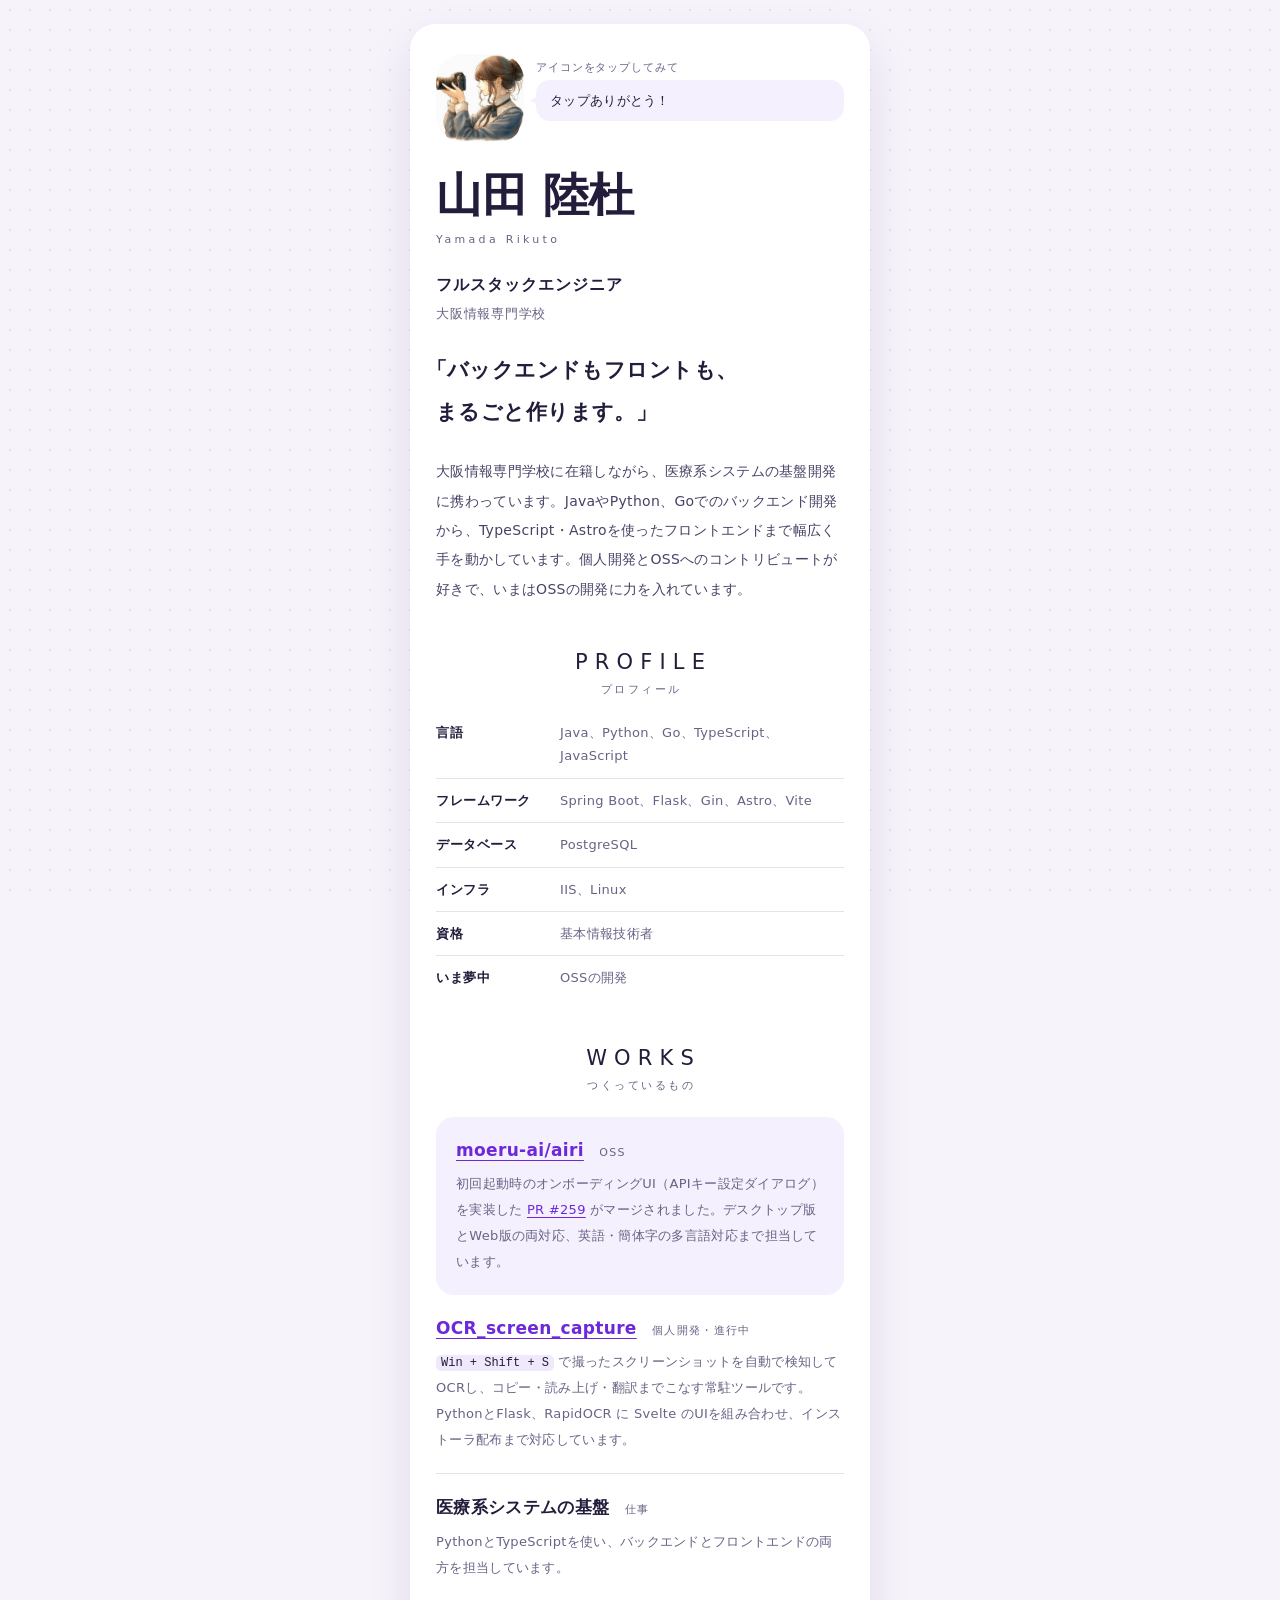
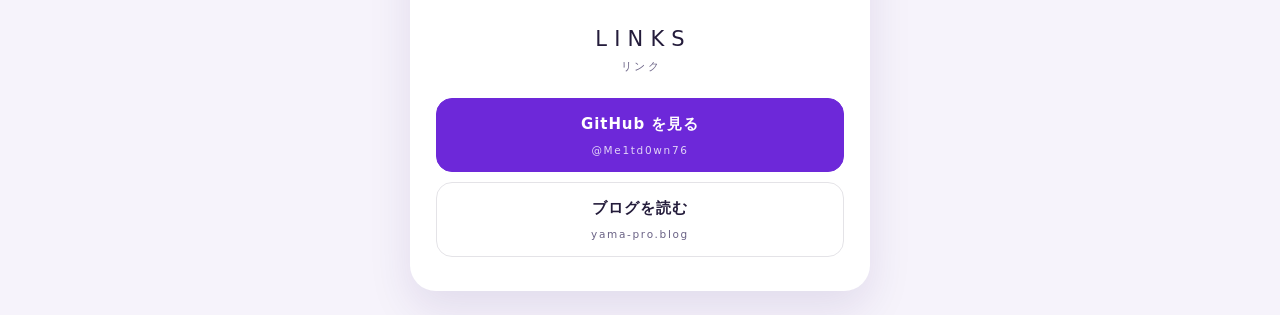
<file: docs/index.html>
<!DOCTYPE html>
<html lang="ja">
  <head>
    <meta charset="UTF-8" />
    <meta name="viewport" content="width=device-width, initial-scale=1.0" />
    <title>Web名刺</title>
    <meta name="description" content="山田 陸杜のWeb名刺です。フルスタックエンジニア、大阪情報専門学校。" />
    <meta name="theme-color" content="#f6f3fb" media="(prefers-color-scheme: light)" />
    <meta name="theme-color" content="#14101f" media="(prefers-color-scheme: dark)" />
    <meta property="og:type" content="profile" />
    <meta property="og:title" content="山田 陸杜 | Web名刺" />
    <meta property="og:description" content="フルスタックエンジニア、大阪情報専門学校。" />
    <link rel="stylesheet" href="./style.css" />
    <!--
      読み込み画面を出すための合図です。
      JavaScript が動かない端末と、「動きを減らす」設定の端末では
      読み込み画面は出ず、いきなり本文が表示されます。
    -->
    <script>
      if (!window.matchMedia("(prefers-reduced-motion: reduce)").matches) {
        document.documentElement.classList.add("is-loading");
      }
    </script>
  </head>
  <body>
    <div class="loader" id="loader">
      <div class="loader-box">
        <div class="loader-track">
          <div class="loader-hop" aria-hidden="true"></div>
          <div
            class="loader-bar"
            id="gauge"
            role="progressbar"
            aria-label="読み込み中"
            aria-valuemin="0"
            aria-valuemax="100"
            aria-valuenow="0"
          >
            <span class="loader-fill"></span>
          </div>
        </div>
        <p class="loader-text">
          <span class="loader-label" translate="no">LOADING…</span>
          <span class="loader-pct" id="percent" translate="no">0%</span>
        </p>
      </div>
    </div>

    <!--
      ★ 自分で書き換えるところ
      1. <title> / description / og:title の「（氏名）」
      2. 下の <h1 class="name"> の「（氏名）」と <p class="romaji"> の「（Romaji）」
      3. アイコン画像を starter/assets/avatar.png として置く
         （画像を置くまでは data-fallback の文字がアイコンに表示されます）
      4. あいさつのセリフは script.js の greetings を編集してください
    -->
    <main class="card">
      <header class="intro">
        <div class="hello">
          <button class="stamp" type="button" data-fallback="ME" aria-label="あいさつを切り替える">
            <img src="./assets/avatar.jpg" alt="" width="88" height="88" fetchpriority="high" />
          </button>
          <div class="hello-talk">
            <p class="hint">アイコンをタップしてみて</p>
            <p class="bubble" id="greeting" aria-live="polite">タップありがとう！</p>
          </div>
        </div>

        <h1 class="name">山田 陸杜</h1>
        <p class="romaji" translate="no">Yamada Rikuto</p>

        <p class="role">フルスタックエンジニア</p>
        <p class="meta">大阪情報専門学校</p>

        <p class="lede">「バックエンドもフロントも、まるごと作ります。」</p>

        <p class="about">大阪情報専門学校に在籍しながら、医療系システムの基盤開発に携わっています。JavaやPython、Goでのバックエンド開発から、TypeScript・Astroを使ったフロントエンドまで幅広く手を動かしています。個人開発とOSSへのコントリビュートが好きで、いまはOSSの開発に力を入れています。</p>
      </header>

      <section class="block reveal">
        <h2>
          <span class="en" translate="no">PROFILE</span>
          <span class="ja">プロフィール</span>
        </h2>
        <dl class="facts">
          <dt>言語</dt>
          <dd translate="no">Java、Python、Go、TypeScript、JavaScript</dd>

          <dt>フレームワーク</dt>
          <dd translate="no">Spring&nbsp;Boot、Flask、Gin、Astro、Vite</dd>

          <dt>データベース</dt>
          <dd translate="no">PostgreSQL</dd>

          <dt>インフラ</dt>
          <dd translate="no">IIS、Linux</dd>

          <dt>資格</dt>
          <dd>基本情報技術者</dd>

          <dt>いま夢中</dt>
          <dd>OSSの開発</dd>
        </dl>
      </section>

      <section class="block reveal">
        <h2>
          <span class="en" translate="no">WORKS</span>
          <span class="ja">つくっているもの</span>
        </h2>
        <ul class="works">
          <li class="work work-lead">
            <h3>
              <a href="https://github.com/moeru-ai/airi" target="_blank" rel="noopener noreferrer" translate="no">moeru-ai/airi</a>
              <span class="kind">OSS</span>
            </h3>
            <p>初回起動時のオンボーディングUI（APIキー設定ダイアログ）を実装した <a href="https://github.com/moeru-ai/airi/pull/259" target="_blank" rel="noopener noreferrer" translate="no">PR&nbsp;#259</a> がマージされました。デスクトップ版とWeb版の両対応、英語・簡体字の多言語対応まで担当しています。</p>
          </li>
          <li class="work">
            <h3>
              <a href="https://github.com/Me1td0wn76/OCR_screen_capture" target="_blank" rel="noopener noreferrer" translate="no">OCR_screen_capture</a>
              <span class="kind">個人開発・進行中</span>
            </h3>
            <p><code translate="no">Win&nbsp;+&nbsp;Shift&nbsp;+&nbsp;S</code> で撮ったスクリーンショットを自動で検知してOCRし、コピー・読み上げ・翻訳までこなす常駐ツールです。PythonとFlask、RapidOCR に Svelte のUIを組み合わせ、インストーラ配布まで対応しています。</p>
          </li>
          <li class="work">
            <h3>
              医療系システムの基盤
              <span class="kind">仕事</span>
            </h3>
            <p>PythonとTypeScriptを使い、バックエンドとフロントエンドの両方を担当しています。</p>
          </li>
        </ul>
      </section>

      <section class="block reveal">
        <h2>
          <span class="en" translate="no">LINKS</span>
          <span class="ja">リンク</span>
        </h2>
        <nav class="links" aria-label="リンク">
          <a class="btn btn-main" href="https://github.com/Me1td0wn76" target="_blank" rel="noopener noreferrer">
            GitHub を見る
            <span class="btn-sub" translate="no">@Me1td0wn76</span>
          </a>
          <a class="btn" href="https://yama-pro.blog/" target="_blank" rel="noopener noreferrer">
            ブログを読む
            <span class="btn-sub" translate="no">yama-pro.blog</span>
          </a>
        </nav>
      </section>
    </main>

    <script src="./script.js"></script>
  </body>
</html>
</file>
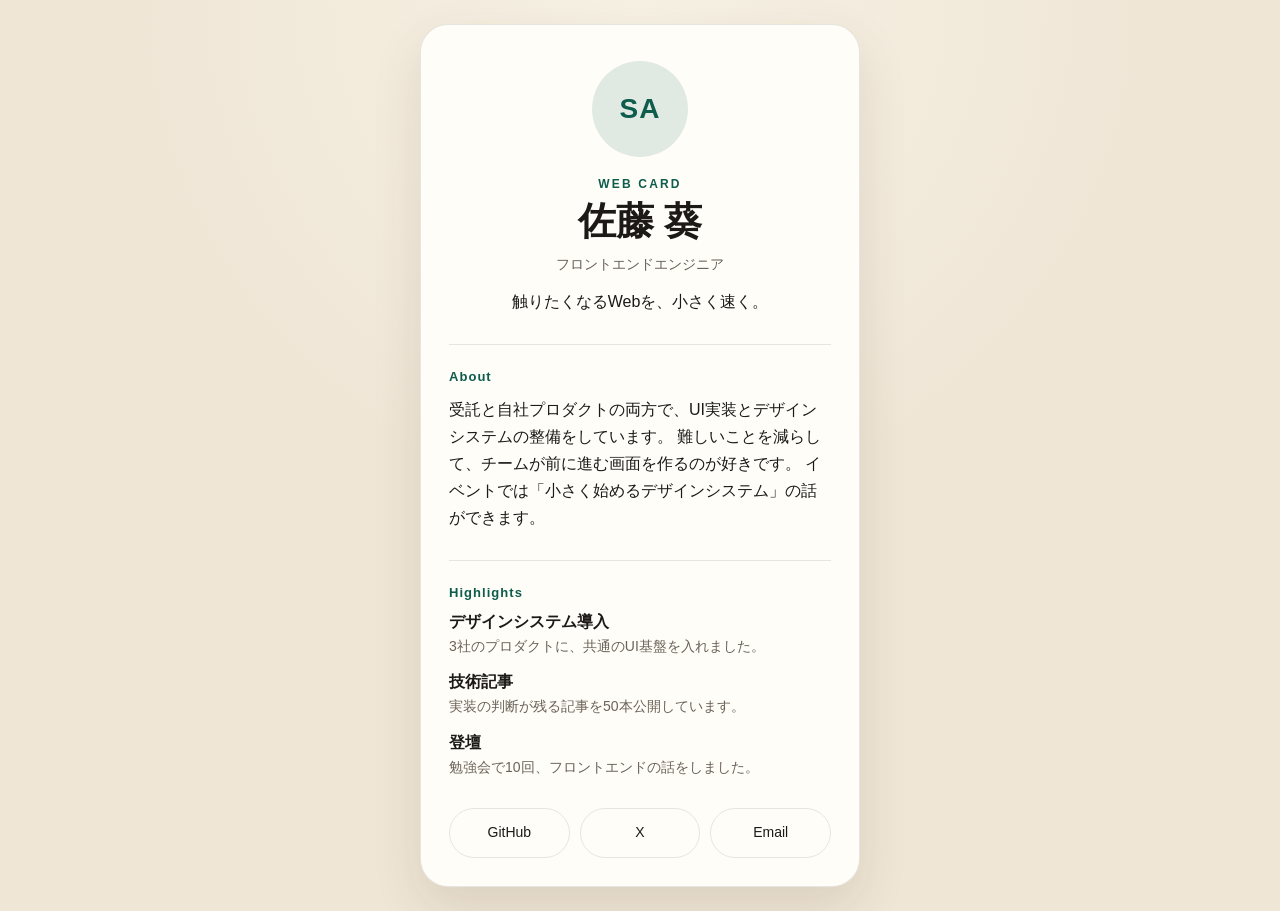
<file: examples/sample-card/index.html>
<!DOCTYPE html>
<html lang="ja">
  <head>
    <meta charset="UTF-8" />
    <meta name="viewport" content="width=device-width, initial-scale=1.0" />
    <title>佐藤 葵 | Web名刺</title>
    <meta name="description" content="佐藤 葵のWeb名刺です。" />
    <link rel="stylesheet" href="./style.css" />
  </head>
  <body>
    <main class="card">
      <header class="profile">
        <div class="avatar" aria-hidden="true">SA</div>
        <p class="kicker">Web Card</p>
        <h1>佐藤 葵</h1>
        <p class="role">フロントエンドエンジニア</p>
        <p class="tagline">触りたくなるWebを、小さく速く。</p>
      </header>

      <section class="section">
        <h2>About</h2>
        <p>
          受託と自社プロダクトの両方で、UI実装とデザインシステムの整備をしています。
          難しいことを減らして、チームが前に進む画面を作るのが好きです。
          イベントでは「小さく始めるデザインシステム」の話ができます。
        </p>
      </section>

      <section class="section">
        <h2>Highlights</h2>
        <ul class="highlights">
          <li>
            <strong>デザインシステム導入</strong>
            <span>3社のプロダクトに、共通のUI基盤を入れました。</span>
          </li>
          <li>
            <strong>技術記事</strong>
            <span>実装の判断が残る記事を50本公開しています。</span>
          </li>
          <li>
            <strong>登壇</strong>
            <span>勉強会で10回、フロントエンドの話をしました。</span>
          </li>
        </ul>
      </section>

      <nav class="links" aria-label="リンク">
        <a class="link" href="https://github.com/example" target="_blank" rel="noopener noreferrer">GitHub</a>
        <a class="link" href="https://x.com/example" target="_blank" rel="noopener noreferrer">X</a>
        <a class="link" href="#" data-copy="aoi@example.com">Email</a>
      </nav>
    </main>

    <p class="hint" id="copy-hint" hidden>コピーしました</p>
    <script src="./script.js"></script>
  </body>
</html>
</file>
<file: docs/style.css>
/*
  Web名刺のスタイル。
  色や角丸を変えたいときは、まずこの :root の変数だけを触ってください。

  デザインの方針:
  - NFCカードをタップして開かれるページなので、まずアイコンが挨拶をする
  - 名前が主役。左揃えで、名刺と同じ読み順にする
  - 色は紫ひとつだけ。強調は色ではなく、文字の大きさと余白でつくる
  - 見出しは、字間を空けた欧文に小さな和文を添える組み方にする
  - 動きは「弾む」方向にそろえる（scale と rotate）。速く、短く終わらせる
*/

:root {
  color-scheme: light dark;

  --paper: #f6f3fb;
  --dot: rgba(109, 40, 217, 0.11);
  --card: #ffffff;
  --tile: #f4f0fd;
  --ink: #241c3b;
  --ink-mid: #4a4266;
  --ink-soft: #6a6285;
  --rule: rgba(36, 28, 59, 0.12);
  --violet: #6d28d9;
  --on-violet: #ffffff;
  --wash: rgba(109, 40, 217, 0.1);
  --shadow: 0 18px 44px rgba(52, 22, 104, 0.1);

  --radius-card: 26px;
  --radius-tile: 18px;
  --radius-btn: 16px;
  --radius-stamp: 26px;

  /* 丸ゴシックがある端末では、やわらかい字面になります */
  --font:
    "Hiragino Maru Gothic ProN", "M PLUS Rounded 1c", "Hiragino Sans",
    "Yu Gothic Medium", "Yu Gothic", Meiryo, system-ui, -apple-system, sans-serif;
  --font-mono: ui-monospace, SFMono-Regular, Menlo, Consolas, monospace;

  /* 弾む動きのカーブ。行き過ぎて少し戻る */
  --spring: cubic-bezier(0.34, 1.56, 0.64, 1);
}

/* 端末がダークモードのときだけ、色を差し替えます */
@media (prefers-color-scheme: dark) {
  :root {
    --paper: #14101f;
    --dot: rgba(183, 156, 255, 0.12);
    --card: #1f1833;
    --tile: #2a2144;
    --ink: #f1ecff;
    --ink-mid: #cdc4e6;
    --ink-soft: #a79cc4;
    --rule: rgba(241, 236, 255, 0.14);
    --violet: #b79cff;
    --on-violet: #1a1230;
    --wash: rgba(183, 156, 255, 0.16);
    --shadow: 0 18px 44px rgba(0, 0, 0, 0.45);
  }
}

* {
  box-sizing: border-box;
}

html,
body {
  margin: 0;
  min-height: 100%;
}

body {
  min-height: 100dvh;
  display: grid;
  place-items: center;
  padding:
    max(24px, env(safe-area-inset-top))
    max(16px, env(safe-area-inset-right))
    max(24px, env(safe-area-inset-bottom))
    max(16px, env(safe-area-inset-left));
  color: var(--ink);
  background-color: var(--paper);
  background-image: radial-gradient(var(--dot) 1px, transparent 1px);
  background-size: 20px 20px;
  background-attachment: fixed;
  font-family: var(--font);
  font-size: 15px;
  line-height: 1.8;
  letter-spacing: 0.02em;
  -webkit-text-size-adjust: 100%;
  -webkit-tap-highlight-color: rgba(109, 40, 217, 0.15);
}

h1,
h2,
h3,
p,
ul,
dl,
dd {
  margin: 0;
}

a {
  color: var(--violet);
  text-decoration-thickness: 1px;
  text-underline-offset: 3px;
  touch-action: manipulation;
}

a:hover {
  text-decoration-thickness: 2px;
}

:focus-visible {
  outline: 2px solid var(--violet);
  outline-offset: 3px;
}

/* ---------- 読み込み画面 ---------- */

/* JavaScript が動くときだけ表示します */
.loader {
  position: fixed;
  inset: 0;
  z-index: 10;
  display: none;
  place-items: center;
  background-color: var(--paper);
  background-image: radial-gradient(var(--dot) 1px, transparent 1px);
  background-size: 20px 20px;
}

/* 読み込み中と、消えていく途中だけ表示します */
.is-loading .loader,
.loader.is-done {
  display: grid;
}

.loader[hidden] {
  display: none;
}

/* 読み込み中は後ろの本文を動かさないようにします */
html.is-loading,
html.is-loading body {
  overflow: hidden;
}

/* 本文の登場アニメーションは、読み込みが終わるまで止めておきます */
.is-loading .card,
.is-loading .stamp,
.is-loading .bubble,
.is-loading .hint,
.is-loading .name .ch {
  animation-play-state: paused;
}

.loader-box {
  width: min(240px, 66vw);
}

.loader-track {
  position: relative;
  padding-top: 38px;
}

/* ゲージの先頭を、目のついた四角がぴょんぴょん跳ねながら進みます */
.loader-hop {
  position: absolute;
  top: 2px;
  left: 0;
  width: 30px;
  height: 30px;
  margin-left: -15px;
  border-radius: 10px;
  background: var(--violet);
  animation:
    hop 0.5s ease-in-out infinite,
    walk var(--dur, 1200ms) linear forwards;
}

.loader-hop::before,
.loader-hop::after {
  content: "";
  position: absolute;
  top: 11px;
  width: 4.5px;
  height: 4.5px;
  border-radius: 50%;
  background: var(--card);
}

.loader-hop::before {
  left: 7px;
}

.loader-hop::after {
  right: 7px;
}

/* 読み終わったら、うれしそうに跳ねます */
.loader-hop.is-done {
  left: 100%;
  animation: cheer 0.4s ease;
}

.loader-bar {
  height: 12px;
  border-radius: 999px;
  background: var(--wash);
  overflow: hidden;
}

.loader-fill {
  display: block;
  width: 0;
  height: 100%;
  border-radius: 999px;
  background: var(--violet);
  animation: fill var(--dur, 1200ms) linear forwards;
}

.loader-text {
  display: flex;
  align-items: baseline;
  justify-content: space-between;
  margin-top: 14px;
}

.loader-label {
  color: var(--ink-soft);
  font-size: 10.5px;
  font-weight: 500;
  letter-spacing: 0.3em;
}

.loader-pct {
  font-size: 12px;
  font-weight: 700;
  font-variant-numeric: tabular-nums;
  letter-spacing: 0.04em;
}

.loader.is-done {
  pointer-events: none;
  animation: loader-out 0.4s ease forwards;
}

.card {
  width: min(460px, 100%);
  padding: 30px 26px 34px;
  border-radius: var(--radius-card);
  background: var(--card);
  box-shadow: var(--shadow);
  animation: card-in 0.5s var(--spring) both;
}

/* ---------- あいさつ ---------- */

.hello {
  display: flex;
  align-items: flex-start;
  gap: 12px;
}

.stamp {
  position: relative;
  flex: none;
  width: 88px;
  height: 88px;
  padding: 0;
  border: none;
  border-radius: var(--radius-stamp);
  background: var(--wash);
  overflow: hidden;
  cursor: pointer;
  touch-action: manipulation;
  animation: stamp-in 0.5s 0.08s var(--spring) both;
}

.stamp img {
  width: 100%;
  height: 100%;
  object-fit: cover;
  display: block;
}

/* 画像がまだ無いときは、代わりの文字を表示します */
.stamp.is-fallback img {
  display: none;
}

.stamp.is-fallback::after {
  content: attr(data-fallback);
  display: grid;
  place-items: center;
  width: 100%;
  height: 100%;
  color: var(--violet);
  font-size: 30px;
  font-weight: 700;
  letter-spacing: 0.06em;
}

.stamp.is-wiggle {
  animation: wiggle 0.45s ease;
}

.hello-talk {
  flex: 1;
  min-width: 0;
  padding-top: 6px;
}

.hint {
  margin-bottom: 5px;
  color: var(--ink-soft);
  font-size: 11px;
  line-height: 1.4;
  letter-spacing: 0.08em;
  animation: bob 1.8s 1.6s ease-in-out infinite;
}

.bubble {
  position: relative;
  padding: 10px 14px;
  border-radius: 14px;
  background: var(--tile);
  font-size: 13px;
  line-height: 1.65;
  text-wrap: pretty;
  word-break: auto-phrase;
  animation: bubble-in 0.4s 0.7s var(--spring) both;
}

.bubble::before {
  content: "";
  position: absolute;
  top: 14px;
  left: -6px;
  width: 12px;
  height: 14px;
  background: var(--tile);
  clip-path: polygon(0 45%, 100% 0, 100% 100%);
}

/* ---------- 名前まわり ---------- */

.name {
  margin-top: 28px;
  font-size: 46px;
  font-weight: 700;
  line-height: 1.12;
  letter-spacing: -0.01em;
  font-feature-settings: "palt" 1;
  text-wrap: balance;
}

/* 1文字ずつ順番に出てきます（script.js が文字を分けます） */
.name .ch {
  display: inline-block;
  animation: char-in 0.4s var(--spring) both;
}

/* 大きな名前に、小さく字間を空けたローマ字を添えます */
.romaji {
  margin-top: 10px;
  color: var(--ink-soft);
  font-size: 11px;
  font-weight: 500;
  line-height: 1.4;
  letter-spacing: 0.3em;
}

.role {
  margin-top: 24px;
  font-size: 16px;
  font-weight: 700;
  letter-spacing: 0.06em;
}

.meta {
  margin-top: 3px;
  color: var(--ink-soft);
  font-size: 12.5px;
  letter-spacing: 0.06em;
}

/* 色ではなく、大きさと余白で目立たせます */
.lede {
  margin-top: 24px;
  color: var(--ink);
  font-size: 21px;
  font-weight: 700;
  line-height: 2;
  letter-spacing: 0.02em;
  text-indent: -0.5em;
  font-feature-settings: "palt" 1;
  text-wrap: balance;
  word-break: auto-phrase;
}

.about {
  margin-top: 24px;
  color: var(--ink-mid);
  font-size: 14px;
  line-height: 2.1;
  text-wrap: pretty;
}

/* ---------- ブロックの見出し ---------- */

.block {
  margin-top: 46px;
}

.block h2 {
  margin-bottom: 24px;
  text-align: center;
}

/* 字間を空けた分、右にずれるので text-indent で中央に戻します */
.block h2 .en {
  display: block;
  font-size: 21px;
  font-weight: 500;
  line-height: 1.2;
  letter-spacing: 0.34em;
  text-indent: 0.34em;
}

.block h2 .ja {
  display: block;
  margin-top: 7px;
  color: var(--ink-soft);
  font-size: 10.5px;
  font-weight: 500;
  line-height: 1.4;
  letter-spacing: 0.24em;
  text-indent: 0.24em;
}

/* ---------- プロフィール ---------- */

.facts {
  display: grid;
  grid-template-columns: 7.6em 1fr;
}

.facts dt,
.facts dd {
  padding: 10px 0;
  border-top: 1px solid var(--rule);
  font-size: 13px;
  line-height: 1.8;
}

.facts dt {
  font-weight: 700;
  letter-spacing: 0.04em;
}

.facts dd {
  padding-left: 10px;
  color: var(--ink-soft);
}

.facts dt:first-of-type,
.facts dd:first-of-type {
  padding-top: 0;
  border-top: none;
}

/* ---------- つくっているもの ---------- */

.works {
  padding: 0;
  list-style: none;
}

/* 一番見せたいものだけ、面を敷いて浮かせます */
.work-lead {
  padding: 20px;
  border-radius: var(--radius-tile);
  background: var(--tile);
}

.work + .work {
  margin-top: 20px;
  padding-top: 20px;
  border-top: 1px solid var(--rule);
}

.work-lead + .work {
  padding-top: 0;
  border-top: none;
}

.work h3 {
  font-size: 17px;
  font-weight: 700;
  line-height: 1.55;
  letter-spacing: 0.02em;
  text-wrap: balance;
}

.work h3 a {
  overflow-wrap: anywhere;
  text-underline-offset: 4px;
}

.kind {
  margin-left: 9px;
  color: var(--ink-soft);
  font-size: 11px;
  font-weight: 500;
  letter-spacing: 0.12em;
  white-space: nowrap;
}

.work p {
  margin-top: 8px;
  color: var(--ink-soft);
  font-size: 13px;
  line-height: 2;
  text-wrap: pretty;
}

.work code {
  padding: 1px 5px;
  border-radius: 5px;
  background: var(--wash);
  color: var(--ink);
  font-family: var(--font-mono);
  font-size: 12px;
  letter-spacing: 0;
  overflow-wrap: anywhere;
}

/* ---------- リンク ---------- */

.links {
  display: grid;
  gap: 10px;
}

.btn {
  display: grid;
  gap: 3px;
  min-height: 62px;
  padding: 12px 18px;
  align-content: center;
  border: 1px solid var(--rule);
  border-radius: var(--radius-btn);
  color: var(--ink);
  font-size: 15px;
  font-weight: 700;
  letter-spacing: 0.06em;
  text-align: center;
  text-decoration: none;
  touch-action: manipulation;
  transition: background-color 0.12s ease, border-color 0.12s ease, transform 0.12s var(--spring);
}

.btn-sub {
  color: var(--ink-soft);
  font-size: 10.5px;
  font-weight: 500;
  letter-spacing: 0.16em;
  overflow-wrap: anywhere;
}

.btn-main {
  border-color: var(--violet);
  color: var(--on-violet);
  background: var(--violet);
}

.btn-main .btn-sub {
  color: var(--on-violet);
  opacity: 0.8;
}

.btn:hover {
  border-color: var(--violet);
  background: var(--wash);
  transform: translateY(-2px);
}

.btn-main:hover {
  background: var(--violet);
  filter: brightness(1.08);
}

.btn:active {
  transform: translateY(1px) scale(0.99);
}

/* ---------- 動き ---------- */

@keyframes card-in {
  from {
    opacity: 0;
    transform: translateY(18px) scale(0.98);
  }
}

@keyframes stamp-in {
  from {
    opacity: 0;
    transform: scale(0.5) rotate(-12deg);
  }
}

@keyframes bubble-in {
  from {
    opacity: 0;
    transform: translateX(-8px) scale(0.9);
  }
}

@keyframes char-in {
  from {
    opacity: 0;
    transform: translateY(14px) rotate(-6deg);
  }
}

@keyframes bob {
  0%,
  100% {
    transform: translateY(0);
  }
  50% {
    transform: translateY(-3px);
  }
}

@keyframes fill {
  to {
    width: 100%;
  }
}

@keyframes walk {
  to {
    left: 100%;
  }
}

@keyframes hop {
  0%,
  100% {
    transform: translateY(0);
  }
  50% {
    transform: translateY(-8px) scaleY(1.06);
  }
}

@keyframes cheer {
  0% {
    transform: translateY(0) rotate(0);
  }
  45% {
    transform: translateY(-18px) rotate(-14deg);
  }
  100% {
    transform: translateY(0) rotate(0);
  }
}

@keyframes loader-out {
  to {
    opacity: 0;
  }
}

@keyframes wiggle {
  0%,
  100% {
    transform: rotate(0);
  }
  25% {
    transform: rotate(-7deg) scale(1.05);
  }
  75% {
    transform: rotate(7deg) scale(1.05);
  }
}

/*
  スクロールで現れるブロック。
  JavaScript が動くときだけ隠すので、止まっていても内容は読めます。
*/
.js-motion .reveal {
  opacity: 0;
  transform: translateY(16px) scale(0.98);
}

.js-motion .reveal.is-in {
  opacity: 1;
  transform: none;
  transition: opacity 0.45s ease, transform 0.55s var(--spring);
}

/* 動きを減らす設定の端末では、すべて静止させます */
@media (prefers-reduced-motion: reduce) {
  .card,
  .stamp,
  .bubble,
  .hint,
  .name .ch,
  .stamp.is-wiggle {
    animation: none;
  }

  .btn {
    transition: none;
  }

  .btn:hover,
  .btn:active {
    transform: none;
  }
}

/* ---------- 画面幅の調整 ---------- */

@media (max-width: 360px) {
  .card {
    padding: 26px 20px 30px;
  }

  .stamp {
    width: 76px;
    height: 76px;
  }

  .name {
    font-size: 38px;
  }

  .lede {
    font-size: 18px;
  }

  .block h2 .en {
    font-size: 19px;
  }

  .facts {
    grid-template-columns: 7.2em 1fr;
  }
}
</file>
<file: examples/sample-card/style.css>
:root {
  --bg: #efe6d6;
  --card: #fffdf8;
  --text: #1c1917;
  --muted: #6b6258;
  --line: rgba(28, 25, 23, 0.1);
  --accent: #0d5c4c;
  --accent-soft: rgba(13, 92, 76, 0.12);
  --shadow: 0 20px 50px rgba(70, 52, 28, 0.12);
  --radius: 28px;
  --font: "Hiragino Mincho ProN", "Yu Mincho", "Noto Serif JP", serif;
  --font-sans: "Hiragino Sans", "Noto Sans JP", "Yu Gothic", sans-serif;
}

* {
  box-sizing: border-box;
}

html,
body {
  margin: 0;
  min-height: 100%;
}

body {
  min-height: 100dvh;
  display: grid;
  place-items: center;
  padding: 24px 16px;
  color: var(--text);
  background:
    radial-gradient(circle at top, #f7f1e4 0%, transparent 46%),
    var(--bg);
  font-family: var(--font-sans);
}

.card {
  width: min(440px, 100%);
  padding: 36px 28px 28px;
  border: 1px solid var(--line);
  border-radius: var(--radius);
  background: var(--card);
  box-shadow: var(--shadow);
}

.profile {
  text-align: center;
}

.avatar {
  display: grid;
  place-items: center;
  width: 96px;
  height: 96px;
  margin: 0 auto 20px;
  border-radius: 50%;
  color: var(--accent);
  background: var(--accent-soft);
  font-size: 28px;
  font-weight: 700;
  letter-spacing: 0.04em;
}

.kicker {
  margin: 0 0 8px;
  color: var(--accent);
  font-size: 12px;
  font-weight: 700;
  letter-spacing: 0.18em;
  text-transform: uppercase;
}

h1,
h2,
p,
ul {
  margin: 0;
}

h1 {
  font-family: var(--font);
  font-size: clamp(30px, 7vw, 38px);
  font-weight: 600;
  line-height: 1.2;
}

.role,
.tagline,
.section p,
.highlights span,
.link {
  line-height: 1.7;
}

.role {
  margin-top: 8px;
  color: var(--muted);
  font-size: 14px;
}

.tagline {
  margin-top: 12px;
  font-size: 16px;
}

.section {
  margin-top: 28px;
  padding-top: 24px;
  border-top: 1px solid var(--line);
}

h2 {
  margin-bottom: 12px;
  color: var(--accent);
  font-size: 13px;
  letter-spacing: 0.08em;
}

.highlights {
  display: grid;
  gap: 14px;
  padding: 0;
  list-style: none;
}

.highlights li {
  display: grid;
  gap: 2px;
}

.highlights span {
  color: var(--muted);
  font-size: 14px;
}

.links {
  display: flex;
  flex-wrap: wrap;
  gap: 10px;
  margin-top: 28px;
}

.link {
  flex: 1 1 30%;
  padding: 12px 10px;
  border: 1px solid var(--line);
  border-radius: 999px;
  color: var(--text);
  background: transparent;
  font-size: 14px;
  text-align: center;
  text-decoration: none;
}

.link:hover,
.link:focus-visible {
  border-color: var(--accent);
  color: var(--accent);
  outline: none;
}

.hint {
  position: fixed;
  bottom: 20px;
  left: 50%;
  padding: 10px 16px;
  border-radius: 999px;
  color: #fffdf8;
  background: var(--accent);
  font-size: 13px;
  transform: translateX(-50%);
}

.hint[hidden] {
  display: none;
}

@media (max-width: 360px) {
  .card {
    padding: 28px 20px 22px;
  }

  .link {
    flex-basis: 100%;
  }
}
</file>
